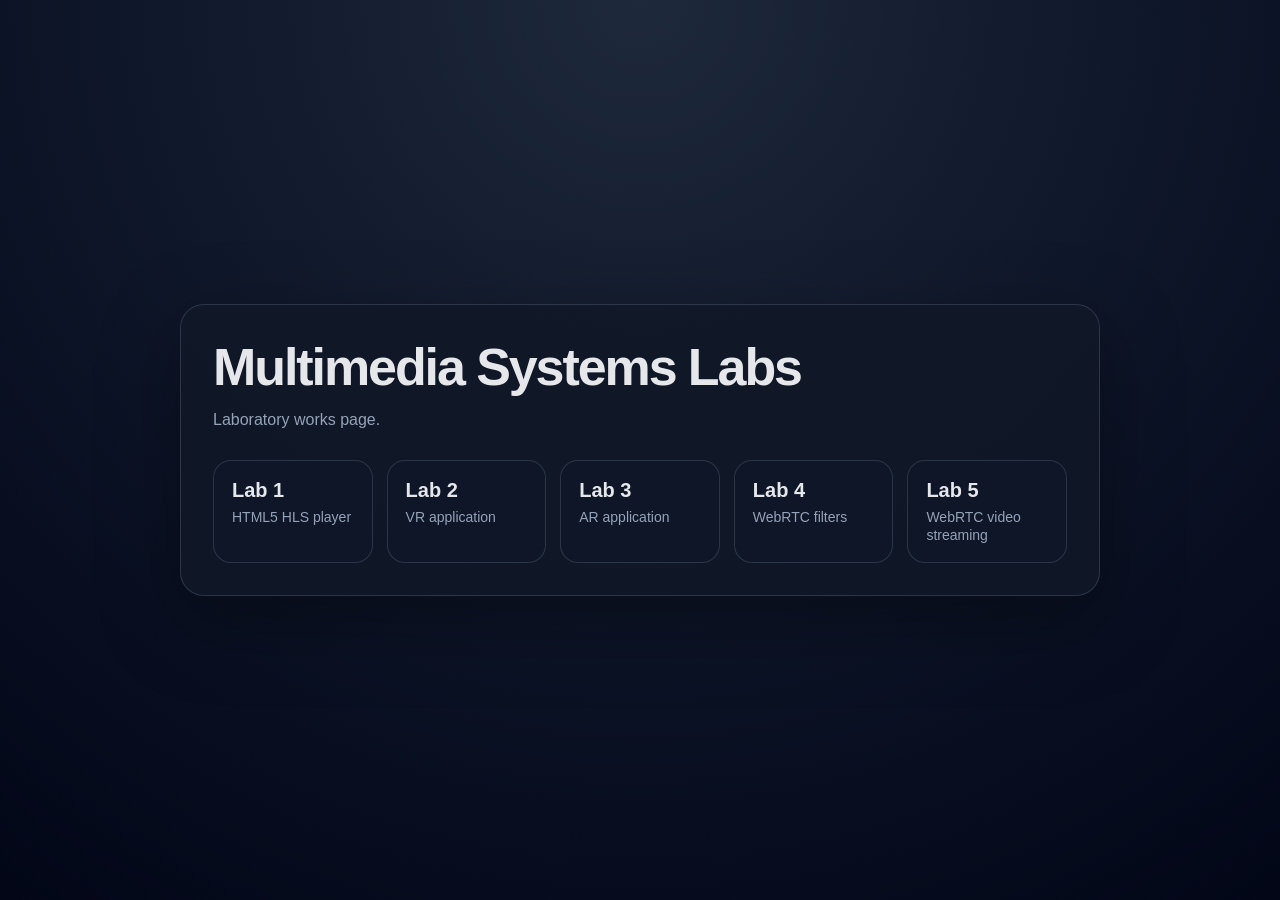
<file: index.html>
<!doctype html>
<html lang="en">
<head>
  <meta charset="utf-8">
  <meta name="viewport" content="width=device-width, initial-scale=1">
  <title>Multimedia Systems Labs</title>
  <style>
    :root {
      color-scheme: dark;
      --bg: #0f172a;
      --panel: #111827;
      --text: #e5e7eb;
      --muted: #94a3b8;
      --accent: #38bdf8;
      --border: rgba(148, 163, 184, 0.22);
    }

    * { box-sizing: border-box; }

    body {
      margin: 0;
      min-height: 100vh;
      font-family: Arial, Helvetica, sans-serif;
      background: radial-gradient(circle at top, #1e293b 0, var(--bg) 46%, #020617 100%);
      color: var(--text);
      display: flex;
      align-items: center;
      justify-content: center;
      padding: 32px 16px;
    }

    main {
      width: min(920px, 100%);
      background: rgba(17, 24, 39, 0.86);
      border: 1px solid var(--border);
      border-radius: 24px;
      padding: 32px;
      box-shadow: 0 24px 80px rgba(0, 0, 0, 0.35);
    }

    h1 {
      margin: 0 0 10px;
      font-size: clamp(32px, 5vw, 52px);
      letter-spacing: -0.04em;
    }

    p {
      color: var(--muted);
      margin: 0 0 28px;
      line-height: 1.6;
    }

    .grid {
      display: grid;
      grid-template-columns: repeat(auto-fit, minmax(150px, 1fr));
      gap: 14px;
    }

    a {
      display: block;
      text-decoration: none;
      color: var(--text);
      border: 1px solid var(--border);
      border-radius: 18px;
      padding: 18px;
      background: rgba(15, 23, 42, 0.72);
      transition: transform 180ms ease, border-color 180ms ease, background 180ms ease;
    }

    a:hover,
    a:focus-visible {
      transform: translateY(-2px);
      border-color: var(--accent);
      background: rgba(56, 189, 248, 0.12);
      outline: none;
    }

    strong {
      display: block;
      font-size: 20px;
      margin-bottom: 6px;
    }

    span {
      color: var(--muted);
      font-size: 14px;
    }
  </style>
</head>
<body>
  <main>
    <h1>Multimedia Systems Labs</h1>
    <p>Laboratory works page.</p>
    <nav class="grid" aria-label="Laboratory links">
      <a href="lab1/index.html"><strong>Lab 1</strong><span>HTML5 HLS player</span></a>
      <a href="lab2/index.html"><strong>Lab 2</strong><span>VR application</span></a>
      <a href="lab3/index.html"><strong>Lab 3</strong><span>AR application</span></a>
      <a href="lab4/index.html"><strong>Lab 4</strong><span>WebRTC filters</span></a>
      <a href="lab5/index.html"><strong>Lab 5</strong><span>WebRTC video streaming</span></a>
    </nav>
  </main>
</body>
</html>
</file>
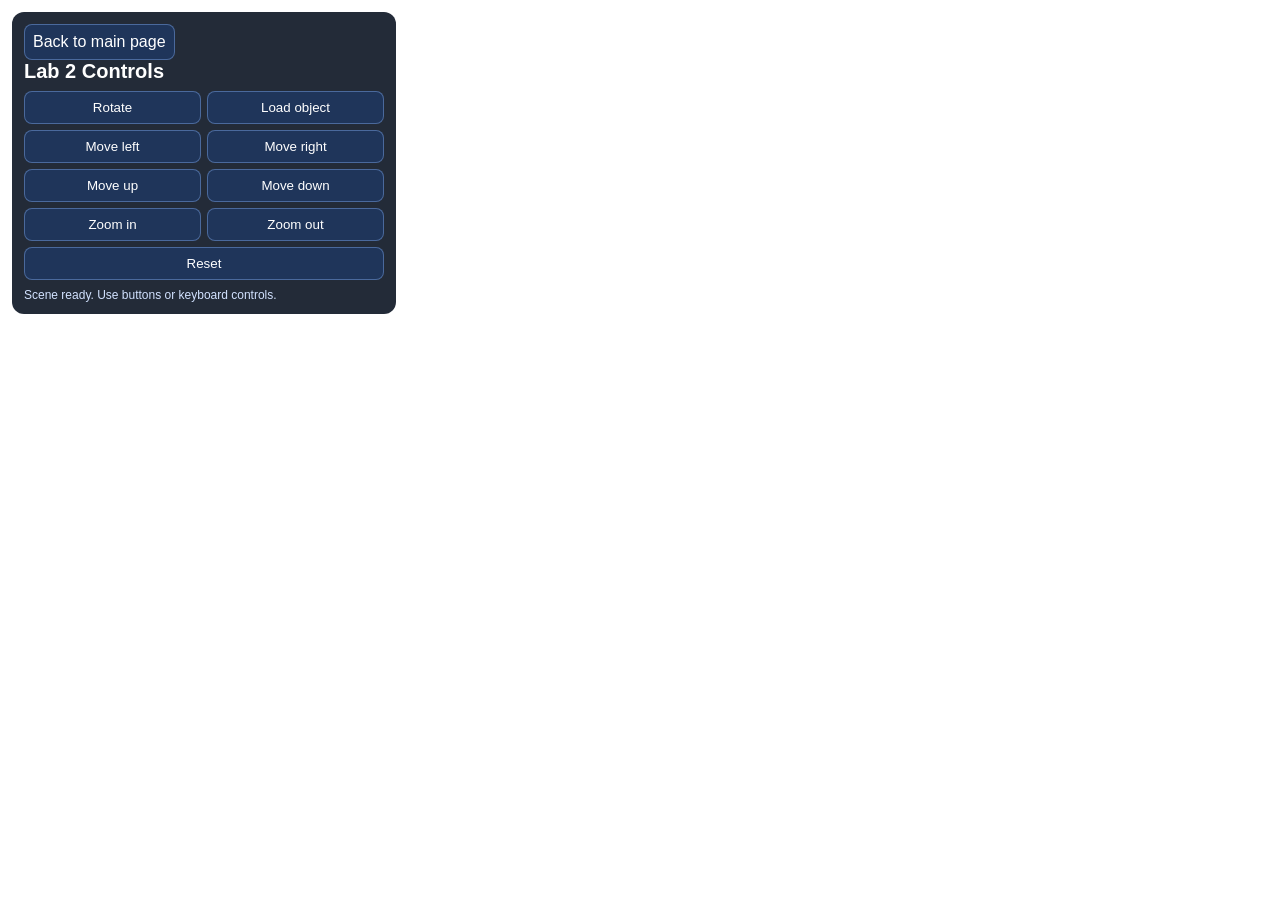
<file: lab2/index.html>
<!DOCTYPE html>
<html lang="en">
<head>
  <meta charset="utf-8">
  <meta name="viewport" content="width=device-width, initial-scale=1">
  <title>Lab 2 - A-Frame VR scene</title>
  <script src="https://aframe.io/releases/1.7.1/aframe.min.js"></script>
  <script src="aframe/js/aframe-pointcloud-component.js"></script>
  <style>
    html, body { margin: 0; height: 100%; overflow: hidden; font-family: Arial, sans-serif; }
    .controls {
      position: fixed; top: 12px; left: 12px; z-index: 20; width: min(360px, calc(100vw - 24px));
      background: rgba(12, 21, 35, 0.9); color: #fff; border-radius: 12px; padding: 12px;
    }
    .controls h1 { margin: 0 0 8px; font-size: 20px; }
    .grid { display: grid; grid-template-columns: 1fr 1fr; gap: 6px; }
    button, .back-link {
      border: 1px solid #8bb7ff66; border-radius: 8px; background: #1f355a; color: #fff;
      padding: 8px; cursor: pointer; text-decoration: none; display: inline-block; text-align: center;
    }
    .full { grid-column: 1 / -1; }
    #status { font-size: 12px; margin-top: 8px; color: #d2e2ff; }
  </style>
</head>
<body>
  <div class="controls">
    <a class="back-link" href="../index.html">Back to main page</a>
    <h1>Lab 2 Controls</h1>
    <div class="grid">
      <button data-action="rotate">Rotate</button>
      <button data-action="load-object">Load object</button>
      <button data-action="move-left">Move left</button>
      <button data-action="move-right">Move right</button>
      <button data-action="move-up">Move up</button>
      <button data-action="move-down">Move down</button>
      <button data-action="zoom-in">Zoom in</button>
      <button data-action="zoom-out">Zoom out</button>
      <button class="full" data-action="reset">Reset</button>
    </div>
    <div id="status">Scene ready.</div>
  </div>

  <a-scene background="color: #88b6e8">
    <a-sky color="#9cc8f7"></a-sky>
    <a-plane position="0 0 -4" rotation="-90 0 0" width="24" height="24" color="#6ea36f"></a-plane>
    <a-entity light="type: ambient; intensity: 0.7"></a-entity>
    <a-entity light="type: directional; intensity: 0.9" position="2 4 3"></a-entity>

    <a-entity id="objectRoot" position="0 1.4 -4" rotation="0 0 0" scale="1 1 1">
      <a-cylinder color="#2458a6" height="1" radius="0.35" position="0 0.5 0"></a-cylinder>
      <a-sphere color="#f39c12" radius="0.35" position="0 1.2 0"></a-sphere>
      <a-box color="#8e44ad" depth="0.5" height="0.5" width="0.5" position="0.8 0.4 0"></a-box>
      <a-cone color="#e74c3c" radius-bottom="0.25" height="0.55" position="-0.8 0.35 0"></a-cone>
    </a-entity>

    <a-pointcloud
      id="pointCloud"
      src="url(aframe/sculpt.ply)"
      size="0.01"
      opacity="0.95"
      position="0 1.4 -4"
      rotation="-90 0 0"
      scale="0.11 0.11 0.11"
      visible="false">
    </a-pointcloud>

    <a-entity position="0 1.6 0">
      <a-camera></a-camera>
    </a-entity>
  </a-scene>

  <script>
    (() => {
      const objectRoot = document.getElementById('objectRoot');
      const pointCloud = document.getElementById('pointCloud');
      const status = document.getElementById('status');

      const defaults = {
        position: { x: 0, y: 1.4, z: -4 },
        rotation: { x: 0, y: 0, z: 0 },
        scale: 1
      };

      const state = {
        position: { ...defaults.position },
        rotation: { ...defaults.rotation },
        scale: defaults.scale,
        pointCloudVisible: false,
        pointCloudAvailable: true
      };

      const applyState = (message) => {
        objectRoot.setAttribute('position', `${state.position.x} ${state.position.y} ${state.position.z}`);
        objectRoot.setAttribute('rotation', `${state.rotation.x} ${state.rotation.y} ${state.rotation.z}`);
        objectRoot.setAttribute('scale', `${state.scale} ${state.scale} ${state.scale}`);

        pointCloud.setAttribute('position', `${state.position.x} ${state.position.y} ${state.position.z}`);
        pointCloud.setAttribute('rotation', `-90 ${state.rotation.y} 0`);
        pointCloud.setAttribute('scale', `${state.scale * 0.11} ${state.scale * 0.11} ${state.scale * 0.11}`);
        pointCloud.setAttribute('visible', state.pointCloudVisible && state.pointCloudAvailable);

        status.textContent = message;
      };

      const rotate = () => {
        state.rotation.y += 15;
        applyState('Object rotated.');
      };
      const move = (x, y, z) => {
        state.position.x += x;
        state.position.y += y;
        state.position.z += z;
        applyState('Object moved.');
      };
      const zoom = (factor) => {
        state.scale = Math.max(0.35, Math.min(2.5, state.scale * factor));
        applyState('Zoom changed.');
      };
      const reset = () => {
        Object.assign(state.position, defaults.position);
        Object.assign(state.rotation, defaults.rotation);
        state.scale = defaults.scale;
        applyState('Reset done.');
      };
      const loadObject = () => {
        if (!state.pointCloudAvailable) {
          applyState('Point-cloud model not available, using default objects.');
          return;
        }
        state.pointCloudVisible = !state.pointCloudVisible;
        applyState(state.pointCloudVisible ? 'Point-cloud model loaded.' : 'Point-cloud model hidden.');
      };

      const actions = {
        rotate,
        'move-left': () => move(-0.2, 0, 0),
        'move-right': () => move(0.2, 0, 0),
        'move-up': () => move(0, 0.2, 0),
        'move-down': () => move(0, -0.2, 0),
        'zoom-in': () => zoom(1.15),
        'zoom-out': () => zoom(0.87),
        reset,
        'load-object': loadObject
      };

      document.querySelectorAll('[data-action]').forEach((button) => {
        button.addEventListener('click', () => actions[button.dataset.action]());
      });

      window.addEventListener('keydown', (event) => {
        const key = event.key;
        const map = {
          ArrowLeft: () => { state.rotation.y -= 15; applyState('Object rotated left.'); },
          ArrowRight: () => { state.rotation.y += 15; applyState('Object rotated right.'); },
          w: () => move(0, 0, -0.2),
          W: () => move(0, 0, -0.2),
          s: () => move(0, 0, 0.2),
          S: () => move(0, 0, 0.2),
          a: () => move(-0.2, 0, 0),
          A: () => move(-0.2, 0, 0),
          d: () => move(0.2, 0, 0),
          D: () => move(0.2, 0, 0),
          q: () => move(0, 0.2, 0),
          Q: () => move(0, 0.2, 0),
          e: () => move(0, -0.2, 0),
          E: () => move(0, -0.2, 0),
          '+': () => zoom(1.15),
          '=': () => zoom(1.15),
          '-': () => zoom(0.87),
          r: reset,
          R: reset
        };

        if (map[key]) {
          event.preventDefault();
          map[key]();
        }
      });

      pointCloud.addEventListener('model-error', () => {
        state.pointCloudAvailable = false;
        state.pointCloudVisible = false;
        applyState('Point-cloud model failed to load. Default objects are active.');
      });

      applyState('Scene ready. Use buttons or keyboard controls.');
    })();
  </script>
</body>
</html>
</file>
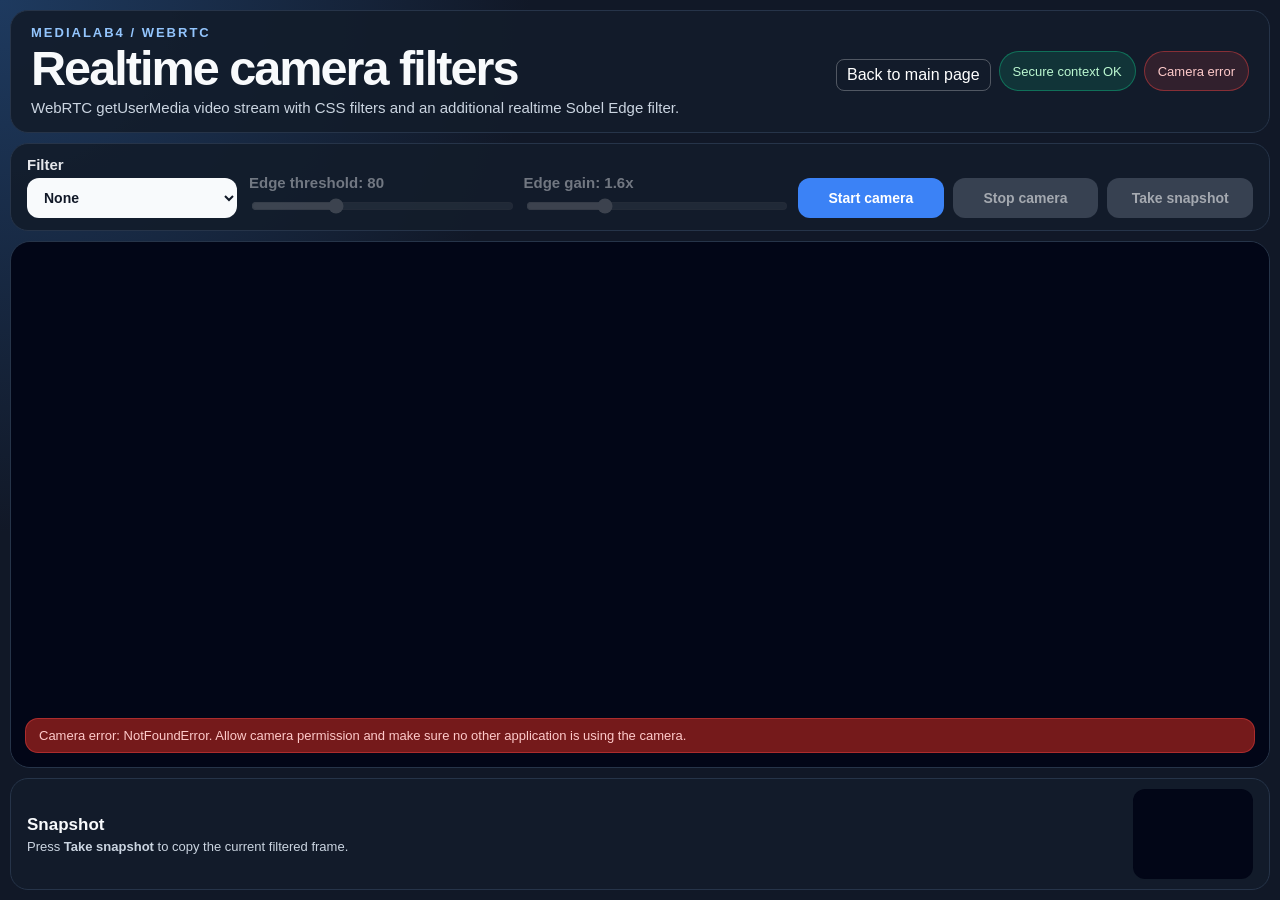
<file: lab4/index.html>
<!doctype html>
<html lang="en">
<head>
  <meta charset="utf-8">
  <meta name="viewport" content="width=device-width, initial-scale=1">
  <title>mediaLab4 - WebRTC realtime filters</title>
  <link rel="stylesheet" href="css/main.css">
  <style>.back-link{display:inline-block;margin-top:8px;color:#fff;text-decoration:none;border:1px solid #fff4;padding:6px 10px;border-radius:8px}</style>
</head>
<body>
  <main class="app">
    <header class="hero">
      <div>
        <p class="eyebrow">mediaLab4 / WebRTC</p>
        <h1>Realtime camera filters</h1>
        <p class="lead">
          WebRTC getUserMedia video stream with CSS filters and an additional realtime Sobel Edge filter.
        </p>
      </div>
      <div class="status-card">
      <a class="back-link" href="../index.html">Back to main page</a>

        <span id="secureStatus" class="badge">Checking HTTPS...</span>
        <span id="cameraStatus" class="badge muted">Camera not started</span>
      </div>
    </header>

    <section class="toolbar" aria-label="Filter controls">
      <label class="control">
        <span>Filter</span>
        <select id="filter">
          <option value="none">None</option>
          <option value="blur">Blur</option>
          <option value="grayscale">Grayscale</option>
          <option value="invert">Invert</option>
          <option value="sepia">Sepia</option>
          <option value="sobel">Sobel Edge</option>
        </select>
      </label>

      <label class="control range-control">
        <span>Edge threshold: <strong id="thresholdValue">80</strong></span>
        <input id="threshold" type="range" min="0" max="255" value="80">
      </label>

      <label class="control range-control">
        <span>Edge gain: <strong id="gainValue">1.6</strong>x</span>
        <input id="gain" type="range" min="0.2" max="5" step="0.1" value="1.6">
      </label>

      <div class="button-row">
        <button id="startCamera" type="button">Start camera</button>
        <button id="stopCamera" type="button" class="secondary">Stop camera</button>
        <button id="snapshot" type="button" class="secondary">Take snapshot</button>
      </div>
    </section>

    <section class="stage">
      <video id="video" autoplay playsinline muted></video>
      <canvas id="output" width="640" height="480" aria-label="Filtered camera output"></canvas>
      <div id="errorBox" class="error-box" hidden></div>
    </section>

    <section class="snapshot-panel" aria-label="Snapshot preview">
      <div>
        <h2>Snapshot</h2>
        <p>Press <strong>Take snapshot</strong> to copy the current filtered frame.</p>
        <a id="downloadSnapshot" class="download-link" href="#" download="medialab4-snapshot.png" hidden>Download snapshot</a>
      </div>
      <canvas id="snapshotCanvas" width="320" height="240"></canvas>
    </section>
  </main>

  <script src="js/main.js"></script>
</body>
</html>
</file>
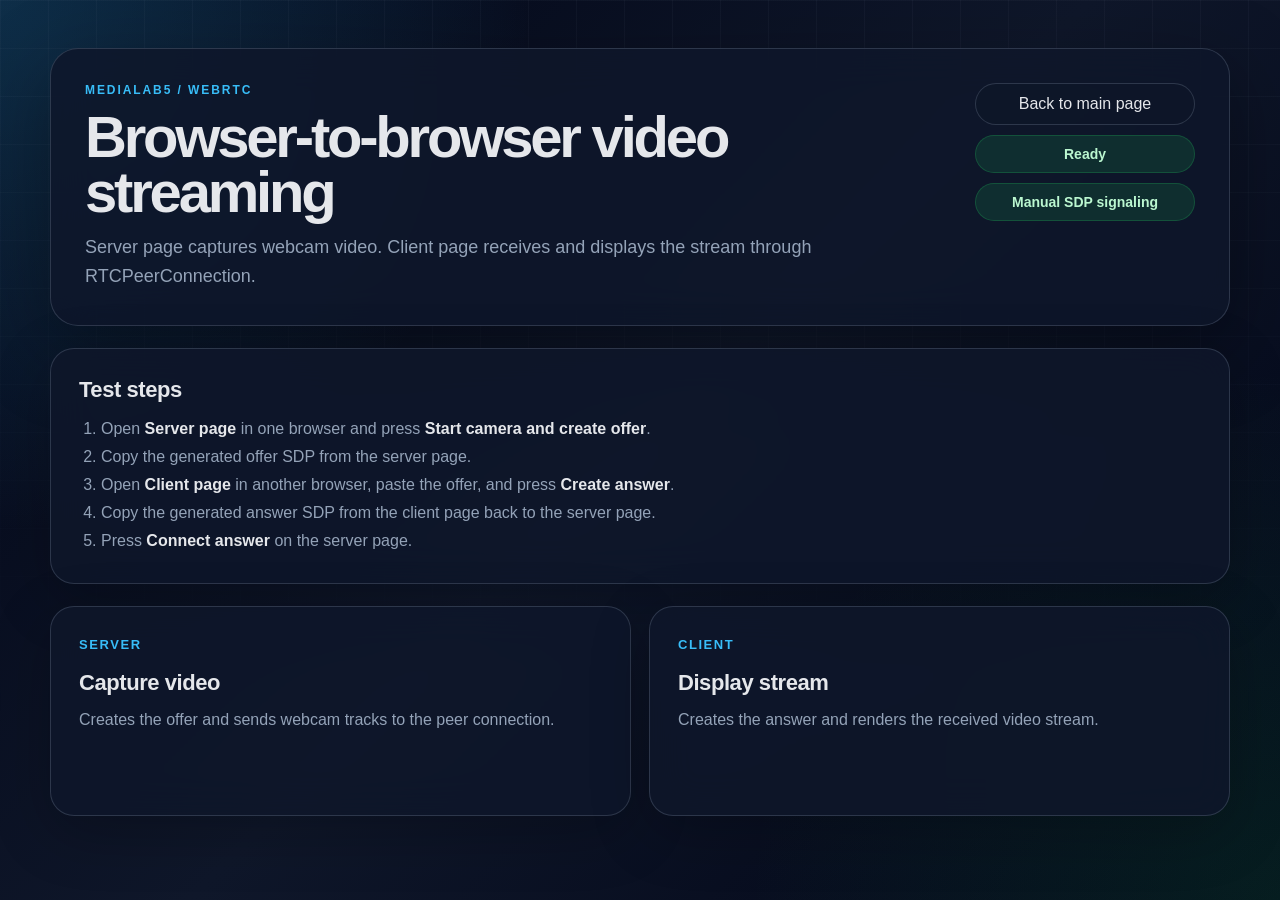
<file: lab5/index.html>
<!doctype html>
<html lang="en">
<head>
  <meta charset="utf-8">
  <meta name="viewport" content="width=device-width, initial-scale=1">
  <title>mediaLab5 - WebRTC Video Streaming</title>
  <link rel="stylesheet" href="css/main.css">
</head>
<body>
  <main class="app">
    <section class="hero">
      <div>
        <p class="eyebrow">mediaLab5 / WebRTC</p>
        <h1>Browser-to-browser video streaming</h1>
        <p class="lead">
          Server page captures webcam video. Client page receives and displays the stream through RTCPeerConnection.
        </p>
      </div>
      <div class="status-card">
        <a class="back-link" href="../index.html">Back to main page</a>
        <span id="secureStatus" class="badge muted">Checking context...</span>
        <span class="badge">Manual SDP signaling</span>
      </div>
    </section>

    <section class="panel">
      <h2>Test steps</h2>
      <ol class="steps">
        <li>Open <strong>Server page</strong> in one browser and press <strong>Start camera and create offer</strong>.</li>
        <li>Copy the generated offer SDP from the server page.</li>
        <li>Open <strong>Client page</strong> in another browser, paste the offer, and press <strong>Create answer</strong>.</li>
        <li>Copy the generated answer SDP from the client page back to the server page.</li>
        <li>Press <strong>Connect answer</strong> on the server page.</li>
      </ol>
    </section>

    <section class="cards" aria-label="WebRTC pages">
      <a class="card" href="server.html">
        <span class="card-label">Server</span>
        <h2>Capture video</h2>
        <p>Creates the offer and sends webcam tracks to the peer connection.</p>
      </a>
      <a class="card" href="client.html">
        <span class="card-label">Client</span>
        <h2>Display stream</h2>
        <p>Creates the answer and renders the received video stream.</p>
      </a>
    </section>
  </main>

  <script>
    const secureStatus = document.getElementById('secureStatus');
    if (window.isSecureContext || location.hostname === 'localhost' || location.hostname === '127.0.0.1') {
      secureStatus.textContent = 'Ready';
      secureStatus.classList.remove('muted');
    } else {
      secureStatus.textContent = 'Use HTTPS or localhost';
      secureStatus.classList.add('warning');
    }
  </script>
</body>
</html>
</file>
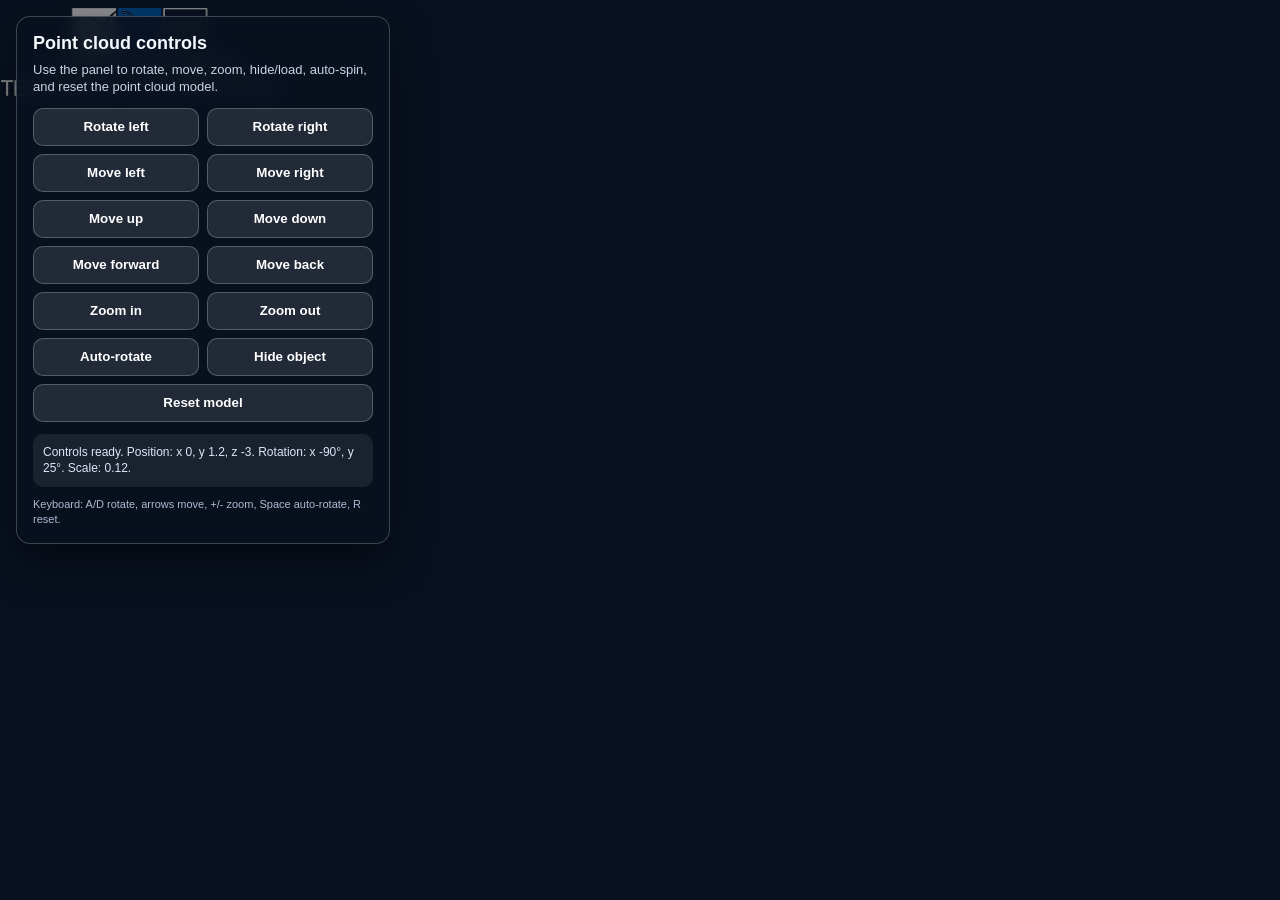
<file: lab2/aframe/index.html>
<!DOCTYPE html>
<html lang="en">
  <head>
    <meta charset="utf-8">
    <meta name="viewport" content="width=device-width, initial-scale=1">
    <title>mediaLab2 - A-Frame VR point cloud</title>
    <meta name="description" content="VR point cloud scene with an interactive control panel.">

    <script src="https://aframe.io/releases/1.7.1/aframe.min.js"></script>
    <script src="js/aframe-pointcloud-component.js"></script>

    <style>
      :root {
        color-scheme: dark;
        font-family: Arial, Helvetica, sans-serif;
      }

      html,
      body {
        width: 100%;
        height: 100%;
        margin: 0;
        overflow: hidden;
        background: #08111f;
      }

      a-scene {
        position: fixed !important;
        inset: 0;
        z-index: 1;
      }

      .control-panel {
        position: fixed;
        top: 16px;
        left: 16px;
        z-index: 9999;
        width: min(340px, calc(100vw - 32px));
        padding: 16px;
        border: 1px solid rgba(255, 255, 255, 0.22);
        border-radius: 14px;
        background: rgba(8, 17, 31, 0.88);
        color: #f4f7fb;
        box-shadow: 0 18px 45px rgba(0, 0, 0, 0.45);
        backdrop-filter: blur(10px);
        pointer-events: auto;
      }

      .control-panel h1 {
        margin: 0 0 6px;
        font-size: 18px;
        line-height: 1.2;
      }

      .control-panel p {
        margin: 0 0 12px;
        color: #c8d4e3;
        font-size: 13px;
        line-height: 1.35;
      }

      .button-grid {
        display: grid;
        grid-template-columns: repeat(2, minmax(0, 1fr));
        gap: 8px;
      }

      button {
        min-height: 38px;
        border: 1px solid rgba(255, 255, 255, 0.24);
        border-radius: 10px;
        background: rgba(255, 255, 255, 0.11);
        color: #ffffff;
        font-weight: 700;
        cursor: pointer;
      }

      button:hover,
      button:focus-visible {
        background: rgba(76, 144, 255, 0.38);
        outline: none;
      }

      .wide {
        grid-column: 1 / -1;
      }

      .status {
        margin-top: 12px;
        padding: 10px;
        border-radius: 10px;
        background: rgba(255, 255, 255, 0.08);
        color: #dbe7f6;
        font-size: 12px;
        line-height: 1.4;
      }

      .keyboard-help {
        margin-top: 10px;
        color: #aebbd0;
        font-size: 11px;
        line-height: 1.35;
      }
    </style>
  </head>
  <body>
    <a-scene renderer="antialias: true; colorManagement: true" background="color: #08111f">
      <a-assets>
        <img id="pointTexture" src="VGTU-logo.png" alt="Point texture">
      </a-assets>

      <a-sky color="#0d1b2a"></a-sky>
      <a-plane
        position="0 0 -3"
        rotation="-90 0 0"
        width="18"
        height="18"
        color="#14213d"
        material="roughness: 1; metalness: 0">
      </a-plane>

      <a-entity light="type: ambient; intensity: 0.75; color: #cfe3ff"></a-entity>
      <a-entity light="type: directional; intensity: 1.2; color: #ffffff" position="-2 5 3"></a-entity>
      <a-entity light="type: point; intensity: 0.8; color: #8ecaff" position="2 3 -1"></a-entity>

      <a-entity position="0 0.02 -3">
        <a-ring radius-inner="1.35" radius-outer="1.38" rotation="-90 0 0" color="#4cc9f0" opacity="0.55"></a-ring>
        <a-ring radius-inner="2.35" radius-outer="2.38" rotation="-90 0 0" color="#4361ee" opacity="0.35"></a-ring>
        <a-ring radius-inner="3.15" radius-outer="3.18" rotation="-90 0 0" color="#72efdd" opacity="0.22"></a-ring>
      </a-entity>

      <a-pointcloud
        id="pointCloud"
        src="url(sculpt.ply)"
        depthwrite="false"
        size="0.012"
        opacity="0.95"
        position="0 1.2 -3"
        rotation="-90 25 0"
        scale="0.12 0.12 0.12">
      </a-pointcloud>

      <a-entity id="cameraRig" position="0 1.6 0">
        <a-camera wasd-controls-enabled="true" look-controls="pointerLockEnabled: false"></a-camera>
      </a-entity>
    </a-scene>

    <aside class="control-panel" aria-label="VR object controls">
      <h1>Point cloud controls</h1>
      <p>Use the panel to rotate, move, zoom, hide/load, auto-spin, and reset the point cloud model.</p>

      <div class="button-grid">
        <button type="button" data-action="rotate-left">Rotate left</button>
        <button type="button" data-action="rotate-right">Rotate right</button>
        <button type="button" data-action="move-left">Move left</button>
        <button type="button" data-action="move-right">Move right</button>
        <button type="button" data-action="move-up">Move up</button>
        <button type="button" data-action="move-down">Move down</button>
        <button type="button" data-action="move-forward">Move forward</button>
        <button type="button" data-action="move-back">Move back</button>
        <button type="button" data-action="zoom-in">Zoom in</button>
        <button type="button" data-action="zoom-out">Zoom out</button>
        <button type="button" data-action="toggle-spin">Auto-rotate</button>
        <button type="button" data-action="toggle-model">Hide object</button>
        <button class="wide" type="button" data-action="reset">Reset model</button>
      </div>

      <div id="status" class="status" aria-live="polite">Loading model...</div>
      <div class="keyboard-help">Keyboard: A/D rotate, arrows move, +/- zoom, Space auto-rotate, R reset.</div>
    </aside>

    <script>
      (function () {
        const defaults = {
          position: { x: 0, y: 1.2, z: -3 },
          rotation: { x: -90, y: 25, z: 0 },
          scale: 0.12,
          visible: true
        };

        const state = {
          position: { ...defaults.position },
          rotation: { ...defaults.rotation },
          scale: defaults.scale,
          visible: defaults.visible
        };

        let autoRotateTimer = null;

        const model = document.querySelector('#pointCloud');
        const status = document.querySelector('#status');
        const toggleModelButton = document.querySelector('[data-action="toggle-model"]');
        const toggleSpinButton = document.querySelector('[data-action="toggle-spin"]');

        function round(value) {
          return Math.round(value * 100) / 100;
        }

        function vectorToString(value) {
          return `${value.x} ${value.y} ${value.z}`;
        }

        function updateStatus(message) {
          status.textContent = `${message} Position: x ${round(state.position.x)}, y ${round(state.position.y)}, z ${round(state.position.z)}. Rotation: x ${round(state.rotation.x)}°, y ${round(state.rotation.y)}°. Scale: ${round(state.scale)}.`;
        }

        function applyState(message) {
          if (!model) return;

          model.setAttribute('position', vectorToString(state.position));
          model.setAttribute('rotation', vectorToString(state.rotation));
          model.setAttribute('scale', `${state.scale} ${state.scale} ${state.scale}`);
          model.setAttribute('visible', state.visible);

          if (model.object3D) {
            model.object3D.visible = state.visible;
          }

          if (message) {
            updateStatus(message);
          }
        }

        function rotate(degrees) {
          state.rotation.y += degrees;
          applyState('Rotated model.');
        }

        function move(dx, dy, dz) {
          state.position.x += dx;
          state.position.y += dy;
          state.position.z += dz;
          applyState('Moved model.');
        }

        function zoom(multiplier) {
          state.scale = Math.min(0.35, Math.max(0.035, state.scale * multiplier));
          applyState('Changed zoom.');
        }

        function resetModel() {
          state.position = { ...defaults.position };
          state.rotation = { ...defaults.rotation };
          state.scale = defaults.scale;
          state.visible = defaults.visible;
          toggleModelButton.textContent = 'Hide object';
          applyState('Reset complete.');
        }

        function toggleModel() {
          state.visible = !state.visible;
          toggleModelButton.textContent = state.visible ? 'Hide object' : 'Load object';
          applyState(state.visible ? 'Object loaded.' : 'Object hidden.');
        }

        function toggleSpin() {
          if (autoRotateTimer) {
            window.clearInterval(autoRotateTimer);
            autoRotateTimer = null;
            toggleSpinButton.textContent = 'Auto-rotate';
            updateStatus('Auto-rotate stopped.');
            return;
          }

          autoRotateTimer = window.setInterval(() => {
            state.rotation.y += 3;
            applyState();
          }, 80);
          toggleSpinButton.textContent = 'Stop auto-rotate';
          updateStatus('Auto-rotate started.');
        }

        const actions = {
          'rotate-left': () => rotate(-25),
          'rotate-right': () => rotate(25),
          'move-left': () => move(-0.35, 0, 0),
          'move-right': () => move(0.35, 0, 0),
          'move-up': () => move(0, 0.25, 0),
          'move-down': () => move(0, -0.25, 0),
          'move-forward': () => move(0, 0, -0.35),
          'move-back': () => move(0, 0, 0.35),
          'zoom-in': () => zoom(1.2),
          'zoom-out': () => zoom(0.84),
          'toggle-spin': toggleSpin,
          'toggle-model': toggleModel,
          'reset': resetModel
        };

        document.querySelectorAll('[data-action]').forEach((button) => {
          button.addEventListener('click', (event) => {
            event.preventDefault();
            event.stopPropagation();
            const action = actions[button.dataset.action];
            if (action) action();
          });
        });

        window.addEventListener('keydown', (event) => {
          const keyActions = {
            a: () => rotate(-25),
            A: () => rotate(-25),
            d: () => rotate(25),
            D: () => rotate(25),
            ArrowLeft: () => move(-0.35, 0, 0),
            ArrowRight: () => move(0.35, 0, 0),
            ArrowUp: () => move(0, 0, -0.35),
            ArrowDown: () => move(0, 0, 0.35),
            '+': () => zoom(1.2),
            '=': () => zoom(1.2),
            '-': () => zoom(0.84),
            ' ': toggleSpin,
            r: resetModel,
            R: resetModel
          };

          if (keyActions[event.key]) {
            event.preventDefault();
            keyActions[event.key]();
          }
        });

        model.addEventListener('loaded', () => {
          applyState('Model ready.');
        });

        model.addEventListener('model-error', () => {
          updateStatus('Model failed to load. Start the app through a local web server.');
        });

        applyState('Controls ready.');
      })();
    </script>
  </body>
</html>
</file>
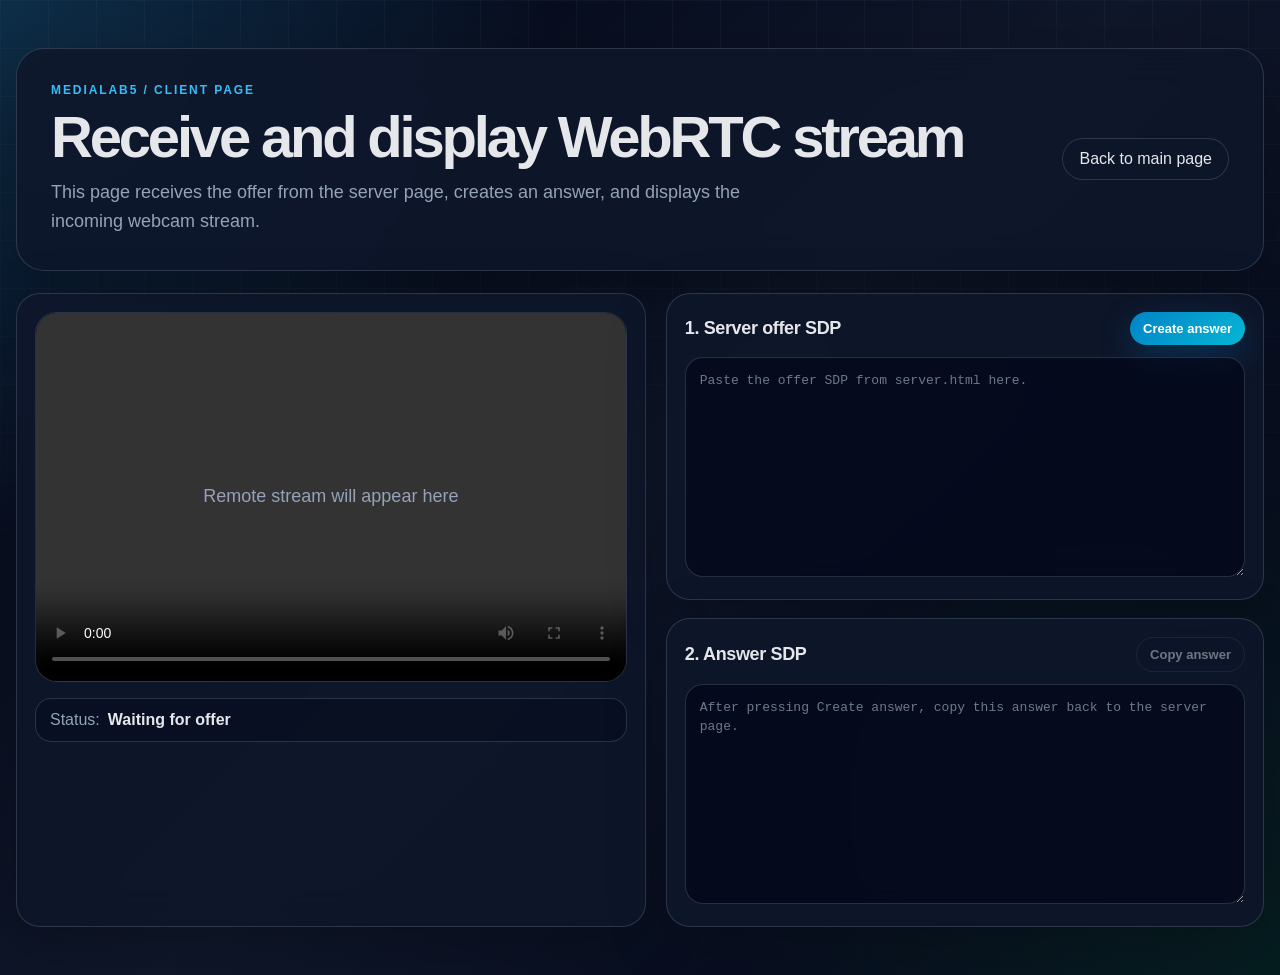
<file: lab5/client.html>
<!doctype html>
<html lang="en">
<head>
  <meta charset="utf-8">
  <meta name="viewport" content="width=device-width, initial-scale=1">
  <title>mediaLab5 - Client stream</title>
  <link rel="stylesheet" href="css/main.css">
</head>
<body>
  <main class="app compact">
    <header class="hero small">
      <div>
        <p class="eyebrow">mediaLab5 / Client page</p>
        <h1>Receive and display WebRTC stream</h1>
        <p class="lead">This page receives the offer from the server page, creates an answer, and displays the incoming webcam stream.</p>
      </div>
      <a class="back-link" href="../index.html">Back to main page</a>
    </header>

    <section class="workspace two-columns reverse-on-mobile">
      <div class="video-panel">
        <div class="video-frame">
          <video id="remoteVideo" autoplay playsinline controls></video>
          <div id="videoPlaceholder" class="placeholder">Remote stream will appear here</div>
        </div>
        <div class="status-line">
          <span>Status:</span>
          <strong id="statusText">Waiting for offer</strong>
        </div>
      </div>

      <div class="signal-panel">
        <section class="signal-card">
          <div class="signal-header">
            <h2>1. Server offer SDP</h2>
            <button id="createAnswerButton" type="button" class="small-button">Create answer</button>
          </div>
          <textarea id="offerBox" placeholder="Paste the offer SDP from server.html here."></textarea>
        </section>

        <section class="signal-card">
          <div class="signal-header">
            <h2>2. Answer SDP</h2>
            <button id="copyAnswerButton" type="button" class="secondary small-button" disabled>Copy answer</button>
          </div>
          <textarea id="answerBox" readonly placeholder="After pressing Create answer, copy this answer back to the server page."></textarea>
        </section>
      </div>
    </section>
  </main>

  <script src="js/client.js"></script>
</body>
</html>
</file>
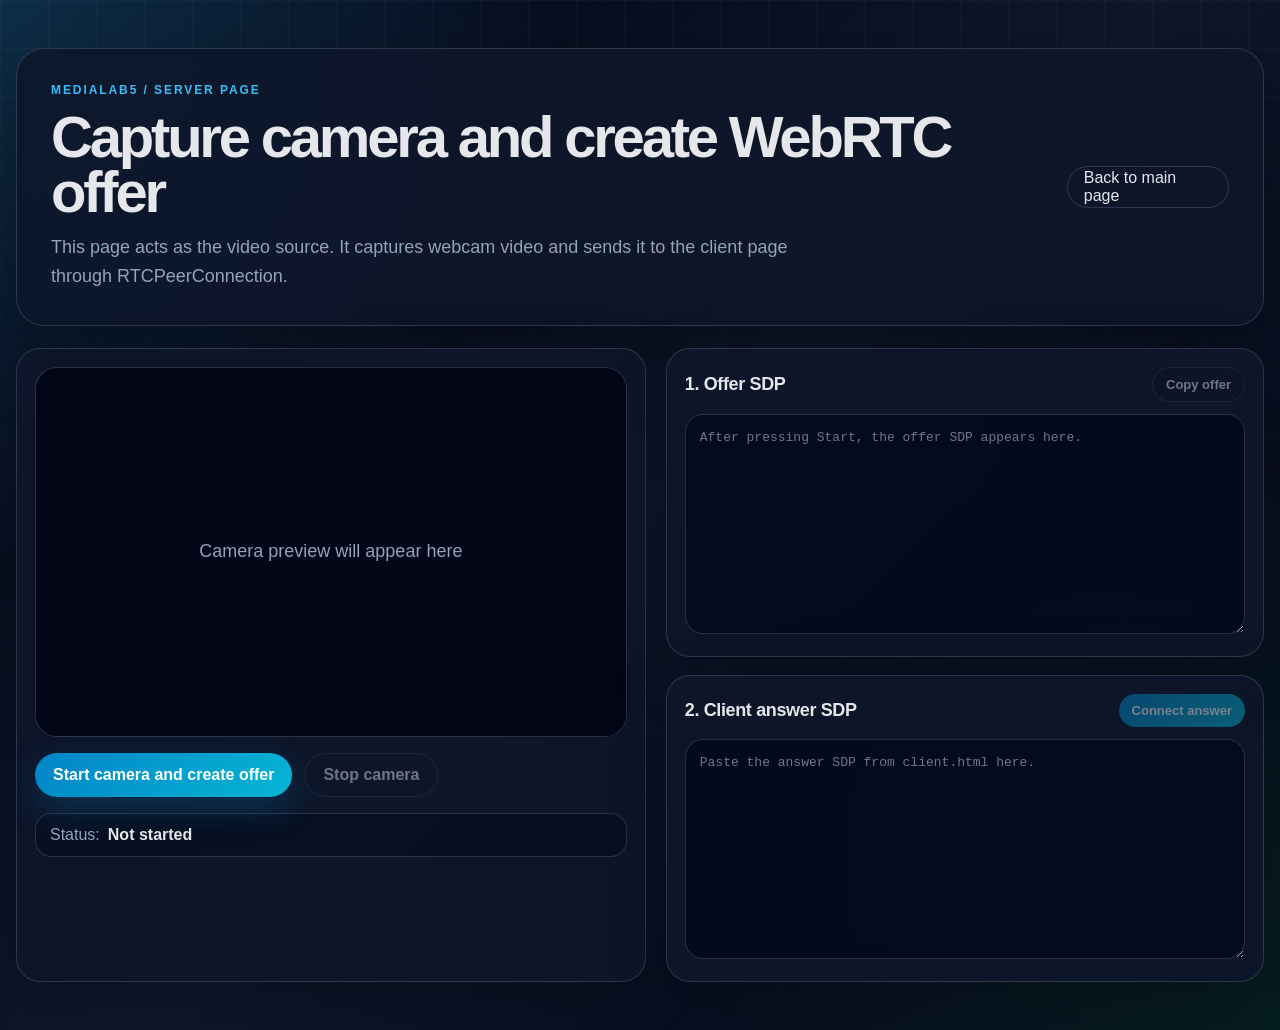
<file: lab5/server.html>
<!doctype html>
<html lang="en">
<head>
  <meta charset="utf-8">
  <meta name="viewport" content="width=device-width, initial-scale=1">
  <title>mediaLab5 - Server stream</title>
  <link rel="stylesheet" href="css/main.css">
</head>
<body>
  <main class="app compact">
    <header class="hero small">
      <div>
        <p class="eyebrow">mediaLab5 / Server page</p>
        <h1>Capture camera and create WebRTC offer</h1>
        <p class="lead">This page acts as the video source. It captures webcam video and sends it to the client page through RTCPeerConnection.</p>
      </div>
      <a class="back-link" href="../index.html">Back to main page</a>
    </header>

    <section class="workspace two-columns">
      <div class="video-panel">
        <div class="video-frame">
          <video id="localVideo" autoplay playsinline muted></video>
          <div id="videoPlaceholder" class="placeholder">Camera preview will appear here</div>
        </div>
        <div class="controls">
          <button id="startButton" type="button">Start camera and create offer</button>
          <button id="stopButton" type="button" class="secondary" disabled>Stop camera</button>
        </div>
        <div class="status-line">
          <span>Status:</span>
          <strong id="statusText">Not started</strong>
        </div>
      </div>

      <div class="signal-panel">
        <section class="signal-card">
          <div class="signal-header">
            <h2>1. Offer SDP</h2>
            <button id="copyOfferButton" type="button" class="secondary small-button" disabled>Copy offer</button>
          </div>
          <textarea id="offerBox" readonly placeholder="After pressing Start, the offer SDP appears here."></textarea>
        </section>

        <section class="signal-card">
          <div class="signal-header">
            <h2>2. Client answer SDP</h2>
            <button id="connectButton" type="button" class="small-button" disabled>Connect answer</button>
          </div>
          <textarea id="answerBox" placeholder="Paste the answer SDP from client.html here."></textarea>
        </section>
      </div>
    </section>
  </main>

  <script src="js/server.js"></script>
</body>
</html>
</file>
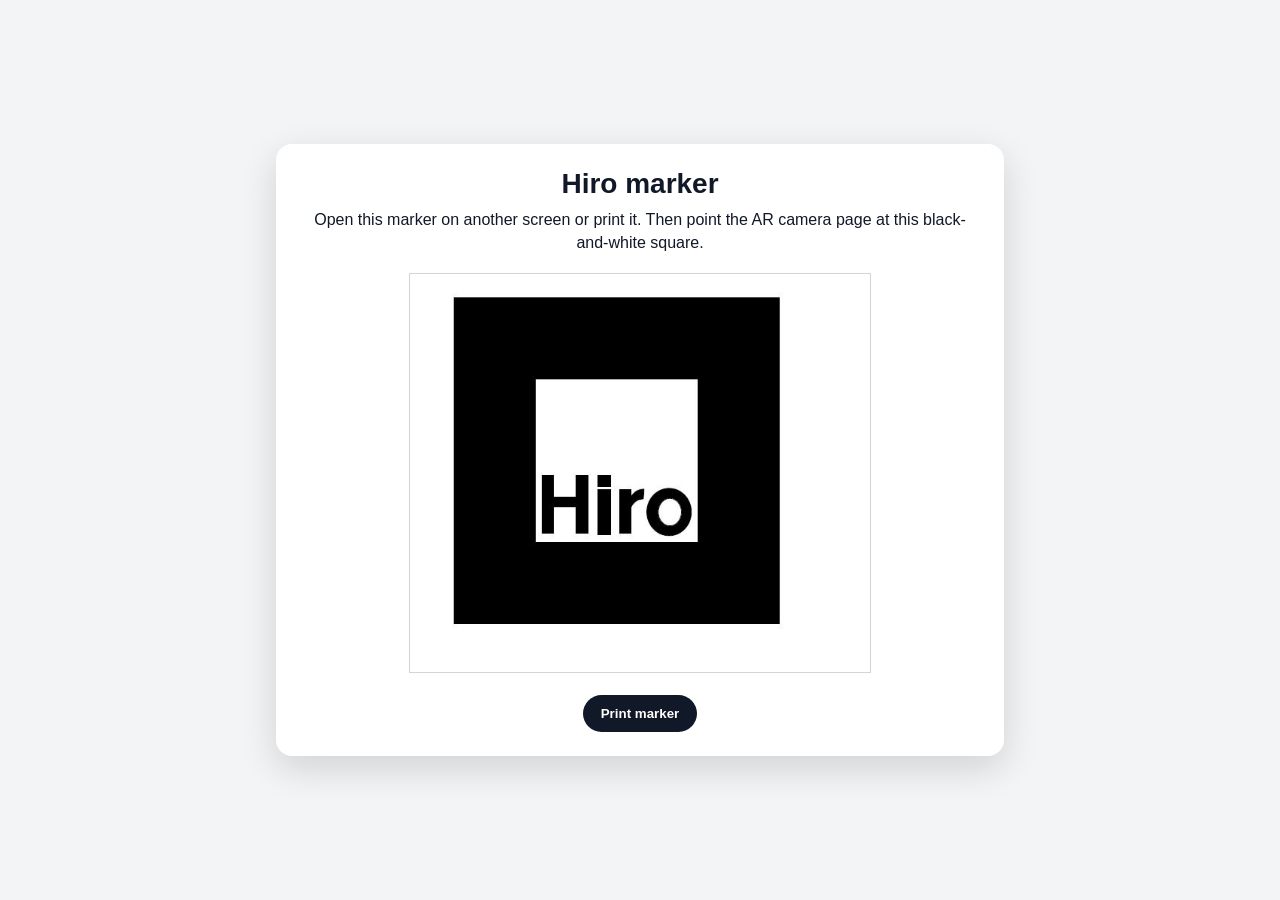
<file: lab3/src/marker.html>
<!DOCTYPE html>
<html lang="en">
<head>
    <meta charset="utf-8">
    <meta name="viewport" content="width=device-width, initial-scale=1.0">
    <title>Hiro marker</title>
    <style>
        body {
            margin: 0;
            min-height: 100vh;
            display: flex;
            align-items: center;
            justify-content: center;
            font-family: Arial, Helvetica, sans-serif;
            background: #f3f4f6;
            color: #111827;
        }

        main {
            max-width: 680px;
            margin: 24px;
            padding: 24px;
            border-radius: 16px;
            background: #ffffff;
            text-align: center;
            box-shadow: 0 12px 36px rgba(0, 0, 0, 0.14);
        }

        h1 {
            margin: 0 0 8px;
            font-size: 28px;
        }

        p {
            margin: 0 0 18px;
            line-height: 1.45;
        }

        img {
            width: min(82vw, 460px);
            max-width: 100%;
            border: 1px solid #d1d5db;
        }

        button {
            margin-top: 18px;
            border: 0;
            border-radius: 999px;
            padding: 11px 18px;
            background: #111827;
            color: #ffffff;
            font-weight: 700;
            cursor: pointer;
        }

        @media print {
            body {
                background: #ffffff;
            }

            main {
                box-shadow: none;
                padding: 0;
            }

            h1, p, button {
                display: none;
            }

            img {
                width: 14cm;
                border: 0;
            }
        }
    </style>
</head>
<body>
    <main>
        <h1>Hiro marker</h1>
        <p>Open this marker on another screen or print it. Then point the AR camera page at this black-and-white square.</p>
        <img src="data/hiro-marker.jpg" alt="Hiro AR marker">
        <br>
        <button type="button" onclick="window.print()">Print marker</button>
    </main>
</body>
</html>
</file>
<file: lab4/css/main.css>
* {
  box-sizing: border-box;
}

:root {
  --bg: #111827;
  --panel: #121c2b;
  --border: #263449;
  --text: #f8fafc;
  --muted: #cbd5e1;
  --accent: #3b82f6;
  --accent-hover: #2563eb;
  --disabled: #374151;
  --success: #10b981;
  --danger: #ef4444;
}

html,
body {
  margin: 0;
  width: 100%;
  height: 100%;
  overflow: hidden;
}

body {
  font-family: Arial, Helvetica, sans-serif;
  background:
    radial-gradient(circle at top left, #1e3a5f 0, transparent 34%),
    var(--bg);
  color: var(--text);
}

.app {
  width: 100%;
  height: 100vh;
  padding: 10px;
  display: grid;
  grid-template-rows: auto auto minmax(0, 1fr) auto;
  gap: 10px;
  overflow: hidden;
}

.hero {
  display: grid;
  grid-template-columns: 1fr auto;
  gap: 16px;
  align-items: center;
  padding: 14px 20px;
  border: 1px solid var(--border);
  border-radius: 18px;
  background: rgba(18, 28, 43, 0.9);
}

.eyebrow {
  margin: 0 0 5px;
  color: #93c5fd;
  font-size: 13px;
  font-weight: 800;
  letter-spacing: 2px;
  text-transform: uppercase;
}

h1 {
  margin: 0;
  font-size: clamp(30px, 3.8vw, 54px);
  line-height: 0.95;
  letter-spacing: -2px;
}

.lead {
  max-width: 760px;
  margin: 8px 0 0;
  color: var(--muted);
  font-size: 15px;
  line-height: 1.25;
}

.status-card {
  display: flex;
  flex-wrap: wrap;
  gap: 8px;
  justify-content: flex-end;
}

.badge {
  display: inline-flex;
  align-items: center;
  justify-content: center;
  padding: 6px 13px;
  border: 1px solid rgba(16, 185, 129, 0.45);
  border-radius: 999px;
  background: rgba(16, 185, 129, 0.16);
  color: #bbf7d0;
  font-size: 13px;
  white-space: nowrap;
}

.badge.muted {
  border-color: rgba(148, 163, 184, 0.3);
  background: rgba(148, 163, 184, 0.13);
  color: var(--muted);
}

.badge.danger {
  border-color: rgba(239, 68, 68, 0.45);
  background: rgba(239, 68, 68, 0.14);
  color: #fecaca;
}

.toolbar {
  display: grid;
  grid-template-columns: 210px 1fr 1fr auto;
  gap: 12px;
  align-items: end;
  padding: 12px 16px;
  border: 1px solid var(--border);
  border-radius: 18px;
  background: rgba(18, 28, 43, 0.9);
}

.control {
  min-width: 0;
}

.control span {
  display: block;
  margin-bottom: 5px;
  color: #e5e7eb;
  font-size: 15px;
  font-weight: 700;
}

select,
input,
button {
  font: inherit;
}

select {
  width: 100%;
  height: 40px;
  padding: 0 13px;
  border: 0;
  border-radius: 12px;
  background: #f8fafc;
  color: #111827;
  font-size: 14px;
  font-weight: 700;
}

input[type='range'] {
  width: 100%;
  accent-color: var(--accent);
  cursor: pointer;
}

input[type='range']:disabled {
  opacity: 0.5;
  cursor: not-allowed;
}

.button-row {
  display: grid;
  grid-template-columns: repeat(3, minmax(115px, 1fr));
  gap: 9px;
  min-width: 455px;
}

button {
  height: 40px;
  min-width: 0;
  padding: 0 13px;
  border: 0;
  border-radius: 12px;
  background: var(--accent);
  color: white;
  font-size: 14px;
  font-weight: 800;
  cursor: pointer;
  white-space: nowrap;
}

button:hover:not(:disabled) {
  background: var(--accent-hover);
}

button.secondary {
  background: #334155;
}

button.secondary:hover:not(:disabled) {
  background: #475569;
}

button:disabled {
  background: var(--disabled);
  color: rgba(255, 255, 255, 0.55);
  cursor: not-allowed;
}

.stage {
  position: relative;
  min-height: 0;
  overflow: hidden;
  border: 1px solid var(--border);
  border-radius: 20px;
  background: #020617;
}

video {
  display: none;
}

#output {
  display: block;
  width: 100%;
  height: 100%;
  min-height: 0;
  background: #020617;
  object-fit: contain;
}

.error-box {
  position: absolute;
  left: 14px;
  right: 14px;
  bottom: 14px;
  padding: 9px 13px;
  border: 1px solid rgba(239, 68, 68, 0.45);
  border-radius: 13px;
  background: rgba(127, 29, 29, 0.92);
  color: #fecaca;
  font-size: 13px;
}

.snapshot-panel {
  display: grid;
  grid-template-columns: 1fr auto;
  gap: 14px;
  align-items: center;
  min-height: 94px;
  padding: 10px 16px;
  border: 1px solid var(--border);
  border-radius: 18px;
  background: rgba(18, 28, 43, 0.9);
  overflow: hidden;
}

.snapshot-panel h2 {
  margin: 0 0 4px;
  font-size: 17px;
}

.snapshot-panel p {
  margin: 0;
  color: var(--muted);
  font-size: 13px;
}

#snapshotCanvas {
  display: block;
  width: 120px;
  height: 90px;
  border-radius: 12px;
  background: #020617;
  object-fit: contain;
}

.download-link {
  display: inline-flex;
  margin-top: 8px;
  padding: 8px 13px;
  border-radius: 11px;
  background: var(--success);
  color: #052e16;
  font-size: 13px;
  font-weight: 800;
  text-decoration: none;
}

[hidden] {
  display: none !important;
}

@media (max-width: 1150px) {
  .toolbar {
    grid-template-columns: 200px 1fr 1fr;
  }

  .button-row {
    grid-column: 1 / -1;
    min-width: 0;
  }
}

@media (max-width: 760px) {
  html,
  body {
    overflow: auto;
  }

  .app {
    height: auto;
    min-height: 100vh;
    overflow: visible;
  }

  .hero {
    grid-template-columns: 1fr;
    padding: 14px;
  }

  .status-card {
    justify-content: flex-start;
  }

  .toolbar {
    grid-template-columns: 1fr;
    padding: 14px;
  }

  .button-row {
    grid-template-columns: 1fr;
  }

  h1 {
    font-size: 34px;
  }

  #output {
    height: 300px;
  }

  .snapshot-panel {
    grid-template-columns: 1fr;
  }

  #snapshotCanvas {
    width: 100%;
    height: 180px;
  }
}
</file>
<file: lab5/css/main.css>
:root {
  color-scheme: dark;
  --bg: #020617;
  --bg-soft: #0f172a;
  --panel: rgba(15, 23, 42, 0.86);
  --panel-solid: #111827;
  --text: #e5e7eb;
  --muted: #94a3b8;
  --accent: #38bdf8;
  --accent-strong: #0284c7;
  --success: #22c55e;
  --warning: #f59e0b;
  --danger: #fb7185;
  --border: rgba(148, 163, 184, 0.24);
  --shadow: 0 24px 80px rgba(0, 0, 0, 0.34);
}

* {
  box-sizing: border-box;
}

html {
  min-height: 100%;
}

body {
  margin: 0;
  min-height: 100vh;
  font-family: Arial, Helvetica, sans-serif;
  color: var(--text);
  background:
    radial-gradient(circle at top left, rgba(56, 189, 248, 0.22), transparent 34%),
    radial-gradient(circle at bottom right, rgba(34, 197, 94, 0.12), transparent 34%),
    linear-gradient(135deg, #020617 0%, #0f172a 50%, #020617 100%);
}

body::before {
  content: "";
  position: fixed;
  inset: 0;
  pointer-events: none;
  background-image:
    linear-gradient(rgba(148, 163, 184, 0.05) 1px, transparent 1px),
    linear-gradient(90deg, rgba(148, 163, 184, 0.05) 1px, transparent 1px);
  background-size: 48px 48px;
  mask-image: linear-gradient(to bottom, black, transparent 82%);
}

button,
a,
textarea,
video {
  font: inherit;
}

.app {
  width: min(1180px, calc(100% - 32px));
  margin: 0 auto;
  padding: 48px 0;
  position: relative;
  z-index: 1;
}

.app.compact {
  width: min(1280px, calc(100% - 32px));
}

.hero {
  display: flex;
  align-items: flex-start;
  justify-content: space-between;
  gap: 24px;
  padding: 34px;
  margin-bottom: 22px;
  background: var(--panel);
  border: 1px solid var(--border);
  border-radius: 28px;
  box-shadow: var(--shadow);
  backdrop-filter: blur(20px);
}

.hero.small {
  align-items: center;
}

.eyebrow {
  margin: 0 0 12px;
  color: var(--accent);
  text-transform: uppercase;
  letter-spacing: 0.16em;
  font-size: 12px;
  font-weight: 700;
}

h1,
h2,
p {
  margin-top: 0;
}

h1 {
  margin-bottom: 14px;
  font-size: clamp(30px, 5vw, 58px);
  line-height: 0.95;
  letter-spacing: -0.055em;
}

h2 {
  margin-bottom: 12px;
  font-size: 22px;
  letter-spacing: -0.02em;
}

.lead {
  max-width: 740px;
  margin-bottom: 0;
  color: var(--muted);
  font-size: 18px;
  line-height: 1.6;
}

.status-card {
  min-width: 220px;
  display: grid;
  gap: 10px;
}

.badge {
  display: inline-flex;
  align-items: center;
  justify-content: center;
  min-height: 38px;
  padding: 8px 12px;
  border-radius: 999px;
  background: rgba(34, 197, 94, 0.14);
  color: #bbf7d0;
  border: 1px solid rgba(34, 197, 94, 0.24);
  font-size: 14px;
  font-weight: 700;
  white-space: nowrap;
}

.badge.muted {
  background: rgba(148, 163, 184, 0.12);
  color: var(--muted);
  border-color: var(--border);
}

.badge.warning {
  background: rgba(245, 158, 11, 0.14);
  color: #fde68a;
  border-color: rgba(245, 158, 11, 0.28);
}

.panel,
.card,
.video-panel,
.signal-card {
  background: var(--panel);
  border: 1px solid var(--border);
  border-radius: 24px;
  box-shadow: 0 16px 60px rgba(0, 0, 0, 0.24);
  backdrop-filter: blur(20px);
}

.panel {
  padding: 28px;
  margin-bottom: 22px;
}

.steps {
  margin: 0;
  padding-left: 22px;
  color: var(--muted);
  line-height: 1.75;
}

.steps strong {
  color: var(--text);
}

.note {
  margin: 18px 0 0;
  color: #bae6fd;
  line-height: 1.6;
}

.cards {
  display: grid;
  grid-template-columns: repeat(2, minmax(0, 1fr));
  gap: 18px;
}

.card {
  display: block;
  min-height: 210px;
  padding: 28px;
  text-decoration: none;
  color: var(--text);
  transition: transform 180ms ease, border-color 180ms ease, background 180ms ease;
}

.card:hover,
.card:focus-visible {
  transform: translateY(-3px);
  border-color: rgba(56, 189, 248, 0.66);
  background: rgba(56, 189, 248, 0.1);
  outline: none;
}

.card-label {
  display: inline-flex;
  margin-bottom: 18px;
  color: var(--accent);
  font-size: 13px;
  font-weight: 800;
  letter-spacing: 0.12em;
  text-transform: uppercase;
}

.card p {
  margin-bottom: 0;
  color: var(--muted);
  line-height: 1.55;
}

.back-link {
  display: inline-flex;
  align-items: center;
  justify-content: center;
  min-width: 86px;
  height: 42px;
  padding: 0 16px;
  border-radius: 999px;
  color: var(--text);
  text-decoration: none;
  border: 1px solid var(--border);
  background: rgba(15, 23, 42, 0.7);
  transition: border-color 180ms ease, background 180ms ease;
}

.back-link:hover,
.back-link:focus-visible {
  border-color: var(--accent);
  background: rgba(56, 189, 248, 0.12);
  outline: none;
}

.workspace {
  display: grid;
  gap: 20px;
}

.two-columns {
  grid-template-columns: minmax(340px, 1fr) minmax(360px, 0.95fr);
}

.video-panel {
  padding: 18px;
}

.video-frame {
  position: relative;
  overflow: hidden;
  min-height: 360px;
  aspect-ratio: 16 / 10;
  border-radius: 22px;
  background:
    linear-gradient(135deg, rgba(15, 23, 42, 0.88), rgba(2, 6, 23, 0.92)),
    radial-gradient(circle at center, rgba(56, 189, 248, 0.18), transparent 40%);
  border: 1px solid var(--border);
}

video {
  width: 100%;
  height: 100%;
  min-height: 360px;
  object-fit: cover;
  display: block;
  background: #020617;
}

.placeholder {
  position: absolute;
  inset: 0;
  display: flex;
  align-items: center;
  justify-content: center;
  padding: 24px;
  text-align: center;
  color: var(--muted);
  font-size: 18px;
  pointer-events: none;
}

.placeholder.hidden {
  display: none;
}

.controls {
  display: flex;
  flex-wrap: wrap;
  gap: 12px;
  margin-top: 16px;
}

button {
  border: 0;
  border-radius: 999px;
  padding: 12px 18px;
  color: white;
  background: linear-gradient(135deg, var(--accent-strong), #06b6d4);
  cursor: pointer;
  font-weight: 800;
  box-shadow: 0 12px 34px rgba(2, 132, 199, 0.26);
  transition: transform 160ms ease, opacity 160ms ease, filter 160ms ease;
}

button:hover:not(:disabled),
button:focus-visible:not(:disabled) {
  transform: translateY(-1px);
  filter: brightness(1.08);
  outline: none;
}

button:disabled {
  cursor: not-allowed;
  opacity: 0.46;
  box-shadow: none;
}

button.secondary {
  color: var(--text);
  background: rgba(15, 23, 42, 0.86);
  border: 1px solid var(--border);
  box-shadow: none;
}

.small-button {
  padding: 9px 13px;
  font-size: 13px;
}

.status-line {
  display: flex;
  gap: 8px;
  align-items: center;
  margin-top: 16px;
  padding: 12px 14px;
  border-radius: 16px;
  background: rgba(2, 6, 23, 0.36);
  border: 1px solid var(--border);
  color: var(--muted);
}

.status-line strong {
  color: var(--text);
}

.signal-panel {
  display: grid;
  gap: 18px;
}

.signal-card {
  padding: 18px;
}

.signal-header {
  display: flex;
  align-items: center;
  justify-content: space-between;
  gap: 12px;
  margin-bottom: 12px;
}

.signal-header h2 {
  margin: 0;
  font-size: 18px;
}

textarea {
  width: 100%;
  min-height: 220px;
  resize: vertical;
  border-radius: 18px;
  border: 1px solid var(--border);
  background: rgba(2, 6, 23, 0.64);
  color: var(--text);
  padding: 14px;
  line-height: 1.45;
  font-family: Consolas, Monaco, 'Courier New', monospace;
  font-size: 13px;
  outline: none;
}

textarea:focus {
  border-color: rgba(56, 189, 248, 0.72);
  box-shadow: 0 0 0 3px rgba(56, 189, 248, 0.14);
}

textarea::placeholder {
  color: rgba(148, 163, 184, 0.72);
}

@media (max-width: 900px) {
  .hero,
  .hero.small {
    display: grid;
  }

  .status-card {
    min-width: 0;
  }

  .cards,
  .two-columns {
    grid-template-columns: 1fr;
  }

  .reverse-on-mobile .video-panel {
    order: -1;
  }
}

@media (max-width: 560px) {
  .app,
  .app.compact {
    width: min(100% - 20px, 1280px);
    padding: 20px 0;
  }

  .hero,
  .panel,
  .card,
  .video-panel,
  .signal-card {
    border-radius: 20px;
  }

  .hero,
  .panel,
  .card {
    padding: 20px;
  }

  .lead {
    font-size: 16px;
  }

  .video-frame,
  video {
    min-height: 240px;
  }

  .signal-header,
  .controls {
    align-items: stretch;
    flex-direction: column;
  }

  button,
  .small-button,
  .back-link {
    width: 100%;
  }

  textarea {
    min-height: 180px;
  }
}
</file>
